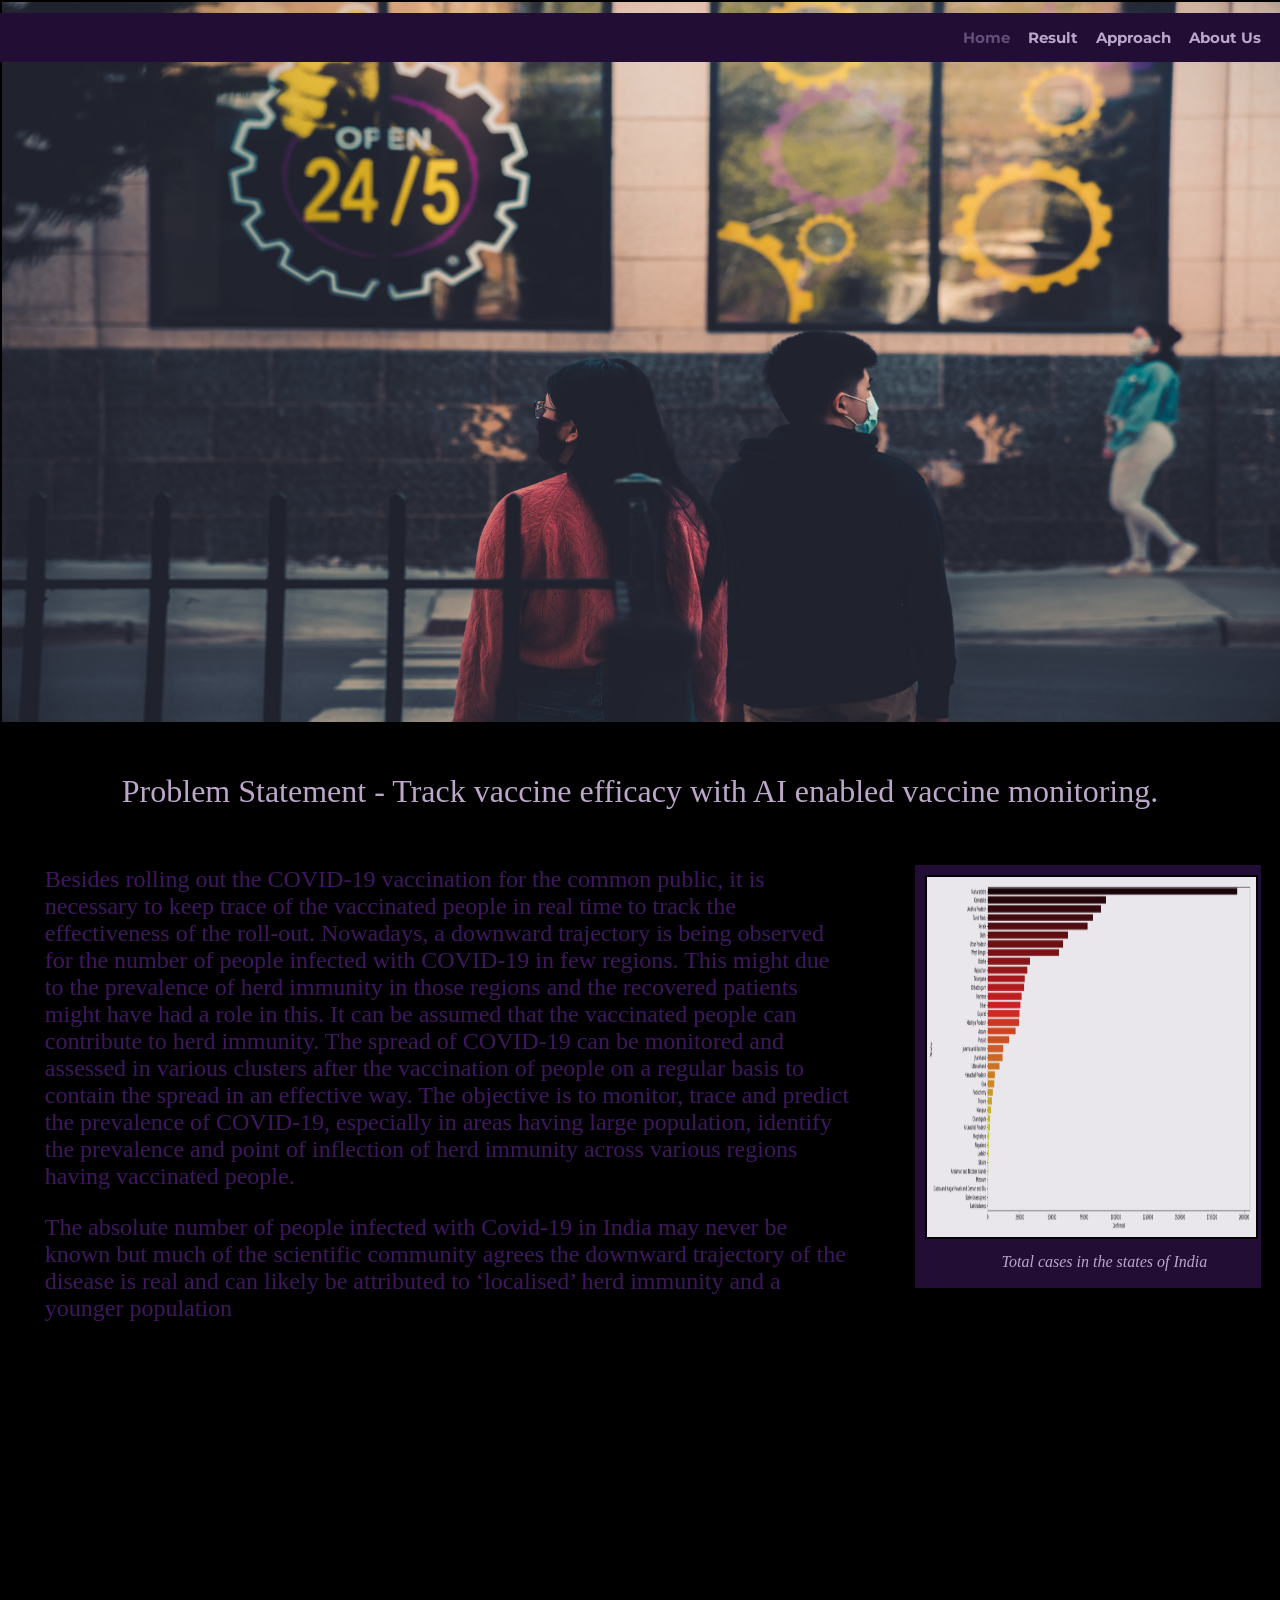
<file: Dashboard/index.html>
<!DOCTYPE html>
<html lang="en">
<head>
    <meta charset="UTF-8">
    <meta name="viewport" content="width=device-width, initial-scale=1.0">
    <title>Dashboard</title>
    <link rel="stylesheet" href="style.css">
    
</head>
<body>    
    <div>
        <div>
        <nav id="nav">
            <div class="container" >
            <div>
                <a class = "home" href="index.html">Home</a>
                    <a href="result.html">Result</a>
                    <a href="approach.html">Approach</a>
                    <a href="about.html">About Us</a>
            </div>
            </div>
        </nav>
        </div>
        <div>
            <div>
                <div>
                    <img src = "pics/unsplash.jpg" style="width: 100vw; height: 80vh; align-items: center; justify-content: center; margin: 0%; ">
                </div>
            <div>
                <p style = "color: rgb(188, 166, 202); text-align: center;font-size: 2rem; padding-top: 1%; align-items: center; font-family:Georgia, 'Times New Roman', Times, serif;">Problem Statement - Track vaccine efficacy with AI enabled vaccine monitoring.</p>
            </div>
            <div class = "col more">
                <div class = "r1">
                    <div style="margin-left: 5%; margin-top: 1%;">
                
                            <p style = "color:rgb(63, 23, 95); font-size: 1.5rem; text-align: left; margin-right: 5%;">Besides rolling out the COVID-19 vaccination for the common public, it is necessary to keep trace of the vaccinated people in real time to track the effectiveness of the roll-out. Nowadays, a downward trajectory is being observed for the number of people infected with COVID-19 in few regions. This might due to the prevalence of herd immunity in those regions and the recovered patients might have had a role in this. 
                                It can be assumed that the vaccinated people can contribute to herd immunity. The spread of COVID-19 can be monitored and assessed in various clusters after the vaccination of people on a regular basis to contain the spread in an effective way.
                                The objective is to monitor, trace and predict the prevalence of COVID-19, especially in areas having large population, identify the prevalence and point of inflection of herd immunity across various regions having vaccinated people.</p>
                                <p style = "color:rgb(63, 23, 95); font-size: 1.5rem; text-align: left; margin-right: 5%;">The absolute number of people infected with Covid-19 in India may never be known but much of the scientific community agrees the downward trajectory of the disease is real and can likely be attributed to ‘localised’ herd immunity and a younger population</p>
                                             
                
                    </div>
                </div>
            </div>
            <div class = "col less">
                <div class = "r" style="margin: 6% 5% 5% 5%; background-color:  rgb(34, 14, 53);"> 
                      <img src="pics/Overall_cases.png" style=" width: 95%; height: 40vh; opacity: 90%; ">
                      <par style="text-align: center; color: rgb(188, 166, 202); align-items: center; margin-left: 25%;"><i>Total cases in the states of India</i></par>
                </div>
            </div>
            </div>
        </div>
    </div>
</body>
</html>
</file>
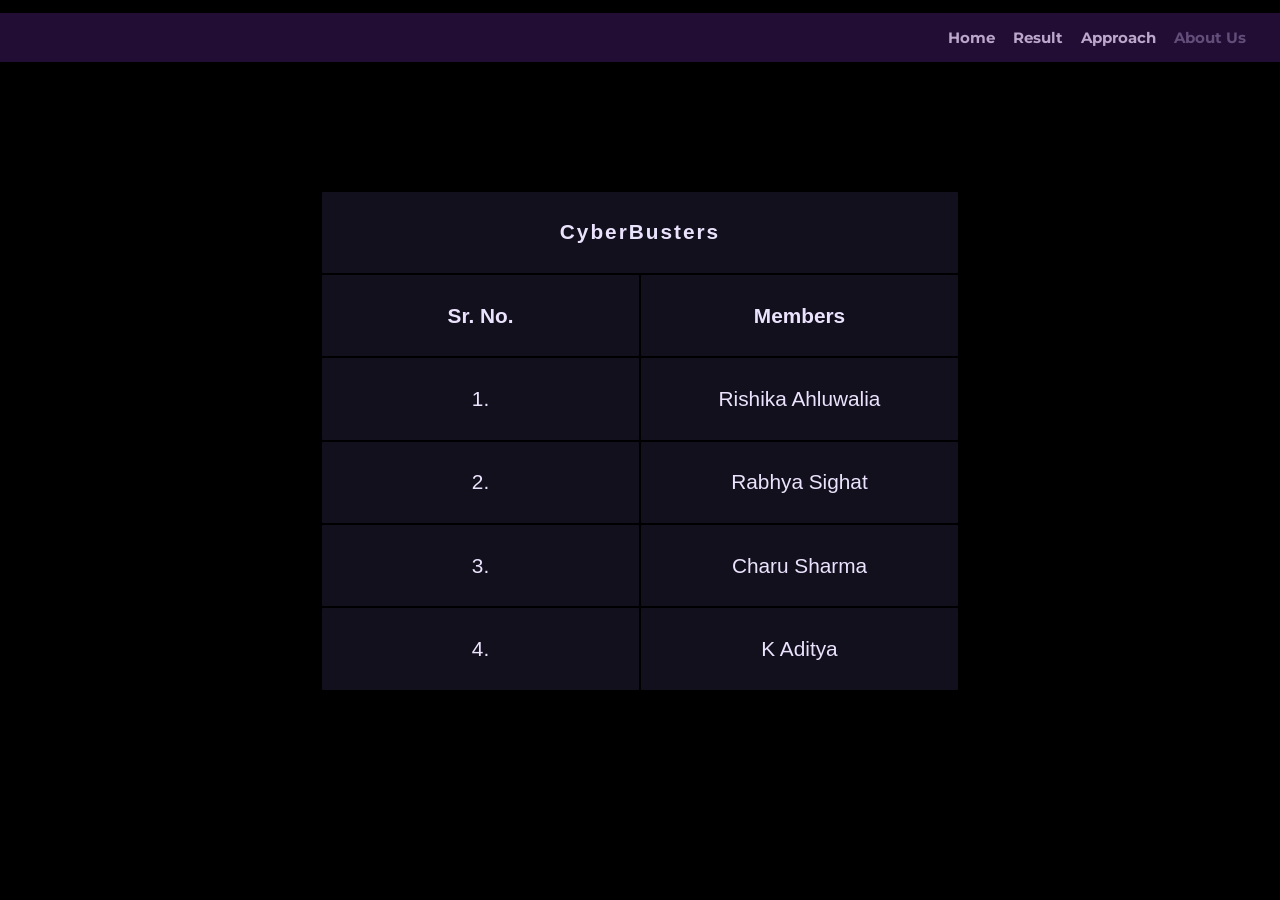
<file: Dashboard/about.html>
<!DOCTYPE html>
<html lang="en">
<head>
    <meta charset="UTF-8">
    <meta name="viewport" content="width=device-width, initial-scale=1.0">
    <title>Dashboard</title>
    <link rel="stylesheet" href="about.css">
</head>
<body>
    <div>
        <nav id="nav">
            <div class="container">
            <div>
                <a href="index.html">Home</a>
                <a href="result.html">Result</a>
                <a href="approach.html">Approach</a>
                <a class = "home" href="about.html">About Us</a>
            </div>
            </div>
        </nav>
    </div>
        <div>
        <!-- <p style="color: rgb(72, 30, 121); text-align: center; align-items:center; justify-content: center;font-size:  2rem; ">CyberBusters</p> -->
        </div>
    <table class="center">
        <tr>
            <th colspan="2" style="letter-spacing: 2px; font-family: 'Lucida Sans', sans-serif;">CyberBusters</th>
        </tr>
        <tr>
            <th> Sr. No.</th>
            <th>Members</th>

        </tr>
        <tr>
            <td>1.</td>
            <td>Rishika Ahluwalia</td>
        </tr>
        <tr>
            <td>2.</td>
            <td>Rabhya Sighat</td>
        </tr>
        <tr>
            <td>3.</td>
            <td>Charu Sharma</td>
        </tr>
        <tr>
            <td>4.</td>
            <td>K Aditya</td>
        </tr>
    </table>
    <!-- <p style="color: rgb(50, 20, 78); float: right; font-size: large;">-CyberBusters</p> -->
</body>
</html>
</file>
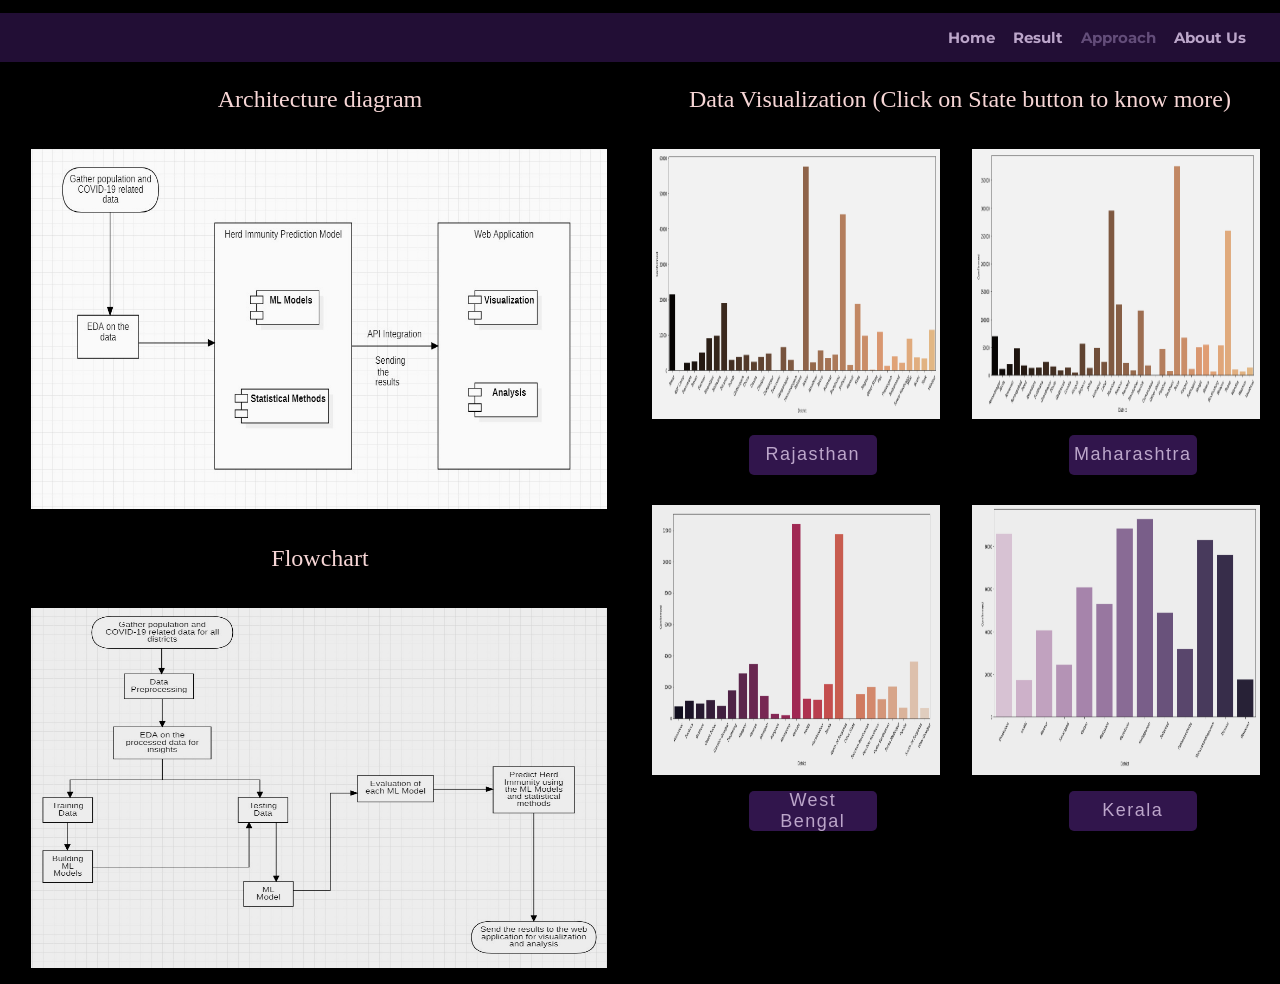
<file: Dashboard/approach.html>
<!DOCTYPE html>
<html lang="en">
<head>
    <meta charset="UTF-8">
    <meta name="viewport" content="width=device-width, initial-scale=1.0">
    <title>Dashboard</title>
    <link rel="stylesheet" href="approach.css">
</head>
<body>
    <div>
        <div>
        <nav id="nav">
            <div class="container">
            <div>
                <a href="index.html">Home</a>
                <a href="result.html">Result</a>
                <a class = "home"  href="approach.html">Approach</a>
                <a href="about.html">About Us</a>
            </div>
            </div>
        </nav>
        </div>
        <section>
        <div>
            <div class = "col">
                <div class = "r1">
                    <p style = "color:rgb(247, 214, 214); text-align: center;font-size: 1.5rem;">Architecture diagram</p>
                    <div class="flow"> <img src="pics/architectural.jpeg" style="height: 40vh; width: 45vw; opacity: 98%;"></div>
                </div>
                <!-- <hr style="width: 90%; outline-style: dotted;"> -->
                <div class = "r2"  >
                    <br>
                    <br>
                    <p style = "color:rgb(247, 214, 214); text-align: center;font-size: 1.5rem;">Flowchart
                   
                    </p>
                    <div class="flow"> <img src="pics/flowchart.jpeg" style="height: 40vh; width: 45vw;opacity: 93%;"></div>
                    
                </div>
            </div>
            <div class = "col">
                <div class = "r3"> 
                    <p style = "color:rgb(247, 214, 214); text-align: center; font-size: 1.5rem;">Data Visualization (Click on State button to know more)</p>
                    <!-- <p style = "color:rgb(121, 9, 9); text-align: center; font-size: 1rem;">Rajasthan - Jaipur</p> -->
                    <!-- <div class = "x1" >
                        <img src="pics/Rajasthan.png" style="height:40vh; width:95%; justify-content: center;margin-left: 20px;">
                    </div>
                    <div class = "x2" >
                        
                    </div>
                    <div class = "x3">
                        
                    </div> -->
                    <div class="outer">
                        <div class= "inner">
                            <div class = "card1">
                            <img src="pics/Rajasthan.png" style="height: 30vh; width: 90%;opacity: 95%">
                            <form class="form" method="get" action="jaipur.html">
                            <button class="buttons" onclick="get()">Rajasthan</button>
                            </form>
                            </div>
                            <div class = "card1">
                                <form class="form" method="get" action="maharashtra.html">
                            <img src="pics/Maharashtra.png" style="height: 30vh; width: 90%;opacity: 95%">
                            <button class="buttons">Maharashtra</button>
                            </form>
                            </div>
                        </div><br>
                        <div class= "inner1">
                            <div class = "card1">
                             <form class="form" method="get" action="westbengal.html">
                            <img src="pics/West Bengal.png" style="height: 30vh; width: 90%;opacity: 93%">
                            <button class="buttons"> West Bengal</button>
                            </form>
                            </div>
                            <div class = "card1">
                            <form class="form" method="get" action="kerala.html">
                            <img src="pics/Kerala.png" style="height: 30vh; width: 90%;opacity: 93%">
                            <button class="buttons">Kerala</button>
                            </form>
                            </div>
                        </div>
                    </div>
                        

                </div>
            </div>
        </div>
        </section>
    </div>
</body>
</html>
</file>
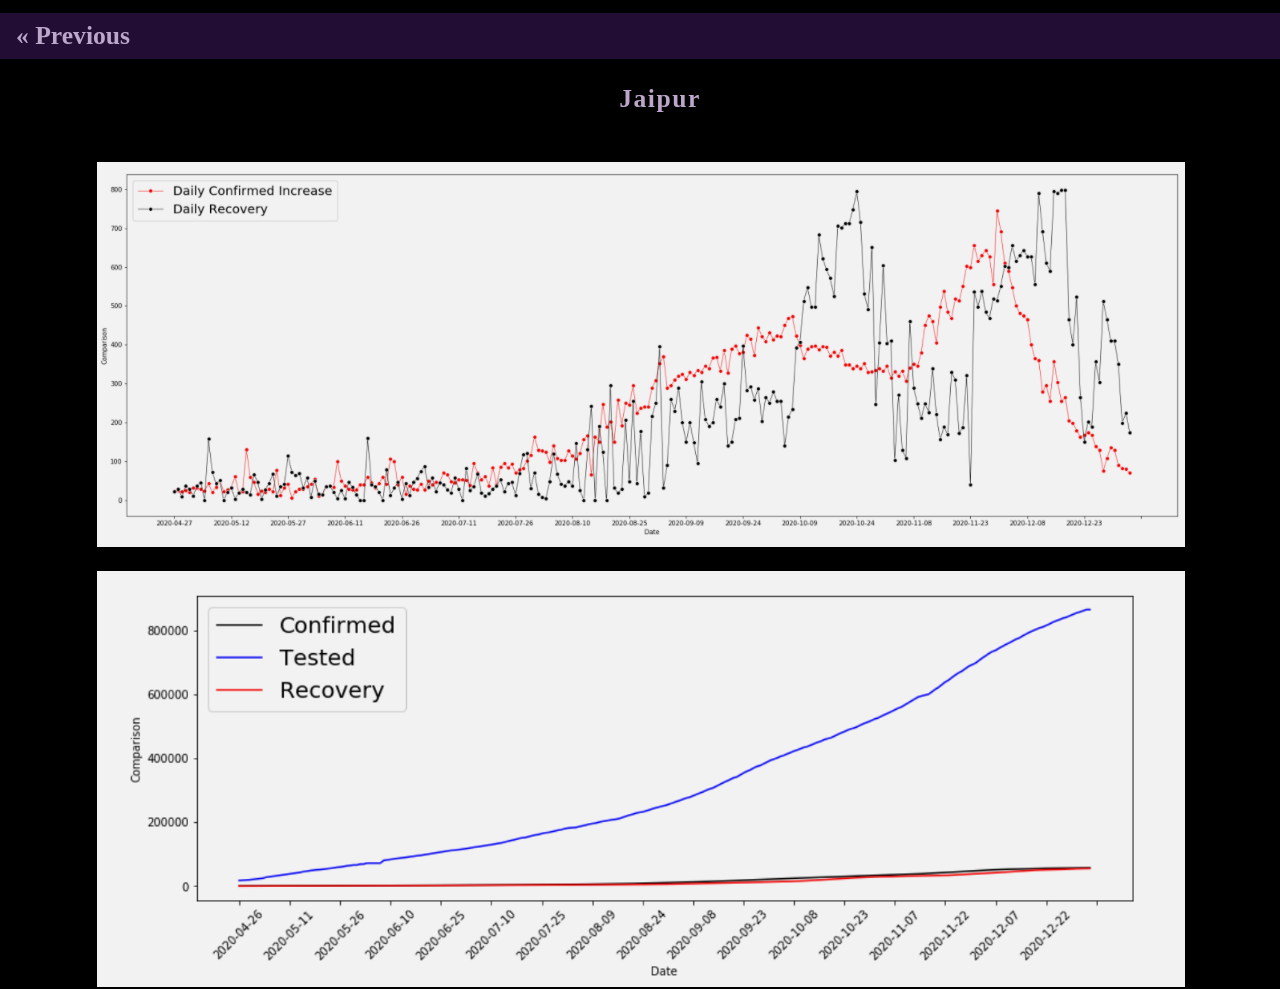
<file: Dashboard/jaipur.html>
<!DOCTYPE html>
<html lang="en">
<head>
    <meta charset="UTF-8">
    <meta name="viewport" content="width=device-width, initial-scale=1.0">
    <title>Jaipur stats</title>
    <link rel="stylesheet" href="jaipur.css">
    
</head>
<body>
    <nav style="background-color: rgb(34, 14, 53); margin-top: 1%;">
    <a href="approach.html" class="previous" style="font-size: 1.6rem; font-weight: bold;color: rgb(188, 166, 202);">&laquo; Previous</a>
    </nav>
    <div>
        <p style="font-size: 1.6rem; text-align: center; font-weight: bolder; letter-spacing: 1.5px;color: rgb(188, 166, 202);">Jaipur</p>
        <img src="pics/Jaipur_1.png " style="width: 85%; height: 40%;opacity: 95%">
    <img src="pics/jaipur.png" style="width: 85%; height: 40%;opacity: 95%">

        
    </div>

</body>
</html>
</file>
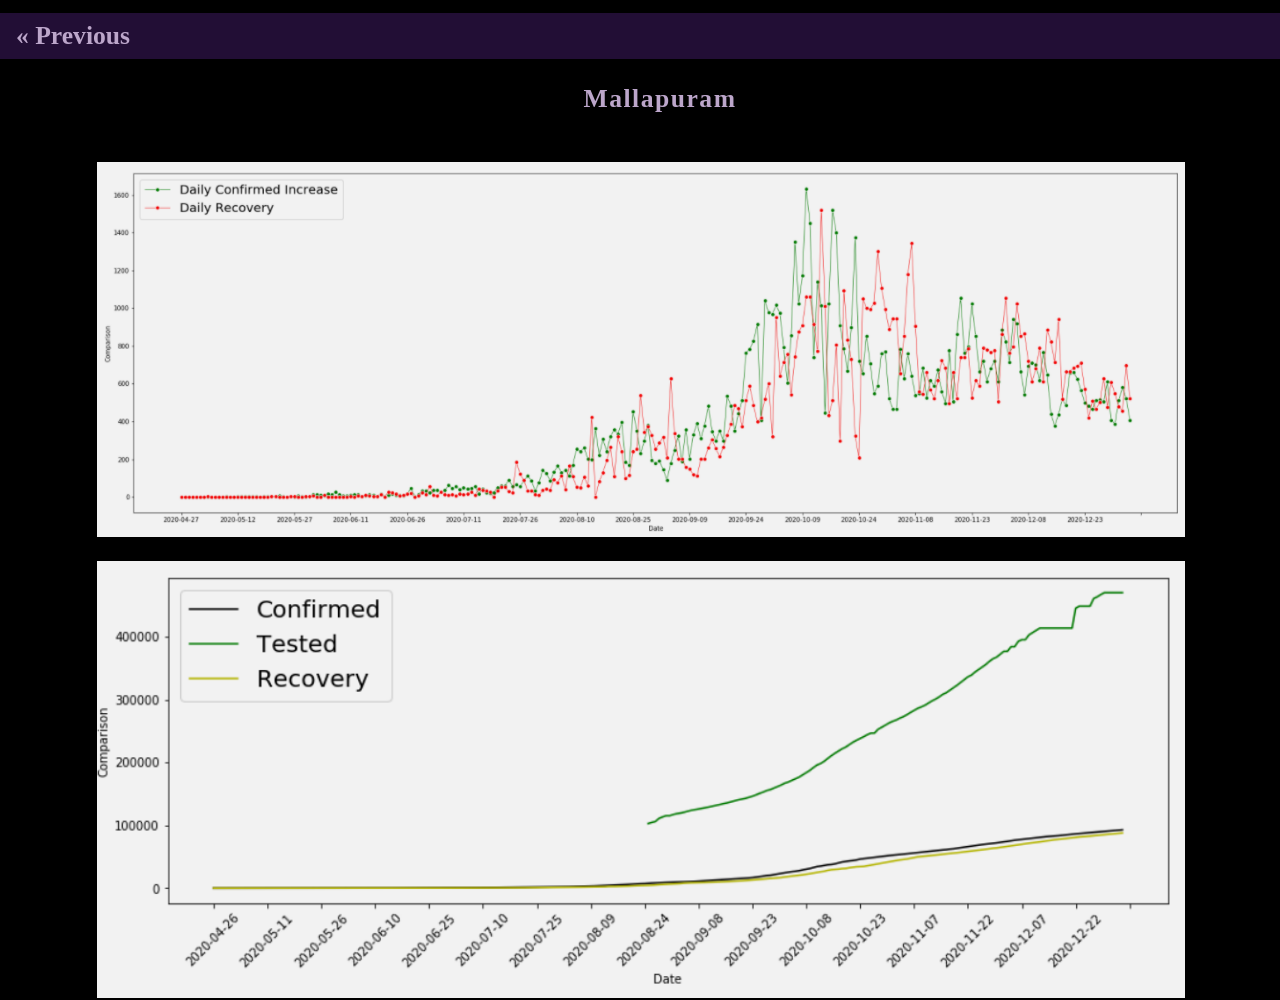
<file: Dashboard/kerala.html>
<!DOCTYPE html>
<html lang="en">
<head>
    <meta charset="UTF-8">
    <meta name="viewport" content="width=device-width, initial-scale=1.0">
    <title>Mallapuram stats</title>
    <link rel="stylesheet" href="kerala.css">
    
</head>
<body>
    <nav style="background-color: rgb(34, 14, 53); margin-top: 1%;">
    <a href="approach.html" class="previous" style="font-size: 1.6rem; font-weight: bold;color: rgb(188, 166, 202);">&laquo; Previous</a>
    </nav>
    <div>
        <p style="font-size: 1.6rem; text-align: center; font-weight: bolder; letter-spacing: 1.5px;color: rgb(188, 166, 202);">Mallapuram</p>
        <img src="pics/Mallapuram_kerala_1.png" style="width: 85%; height: 40%;opacity: 95%">
        <img src="pics/Mallapuram_kerala.png" style="width: 85%; height: 40%;opacity: 95%">
    

        
    </div>

</body>
</html>
</file>
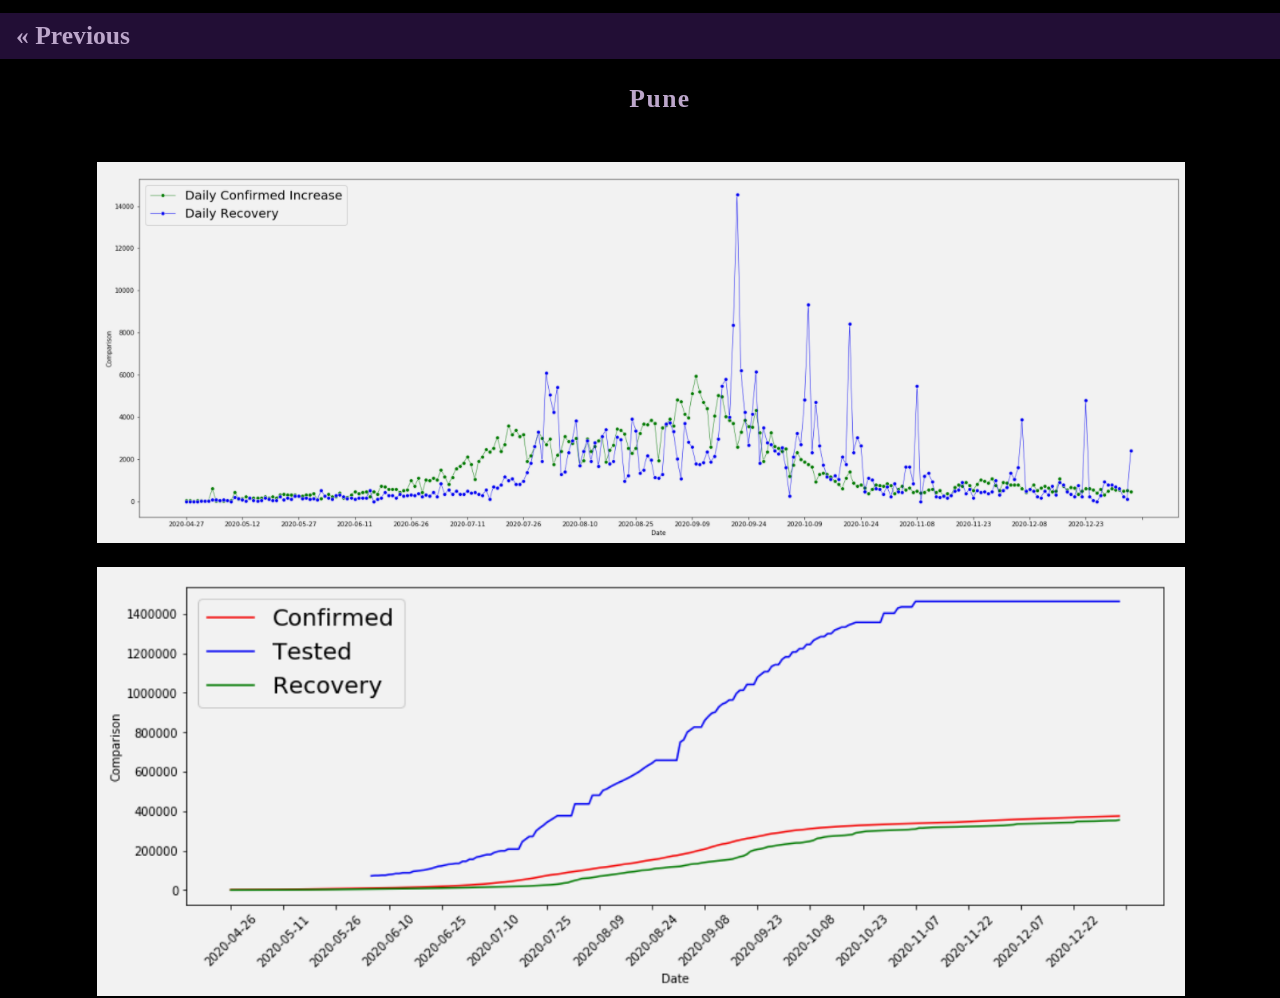
<file: Dashboard/maharashtra.html>
<!DOCTYPE html>
<html lang="en">
<head>
    <meta charset="UTF-8">
    <meta name="viewport" content="width=device-width, initial-scale=1.0">
    <title>Pune stats</title>
    <link rel="stylesheet" href="maharashtra.css">
    
</head>
<body>
    <nav style="background-color: rgb(34, 14, 53); margin-top: 1%;">
    <a href="approach.html" class="previous" style="font-size: 1.6rem; font-weight: bold;color: rgb(188, 166, 202);">&laquo; Previous</a>
    </nav>
    <div>
        <p style="font-size: 1.6rem; text-align: center; font-weight: bolder; letter-spacing: 1.5px;color: rgb(188, 166, 202);">Pune</p>
        <img src="pics/Pune_1.png" style="width: 85%; height: 40%;opacity: 95%">
        <img src="pics/Pune.png" style="width: 85%; height: 40%;opacity: 95%">
    

        
    </div>

</body>
</html>
</file>
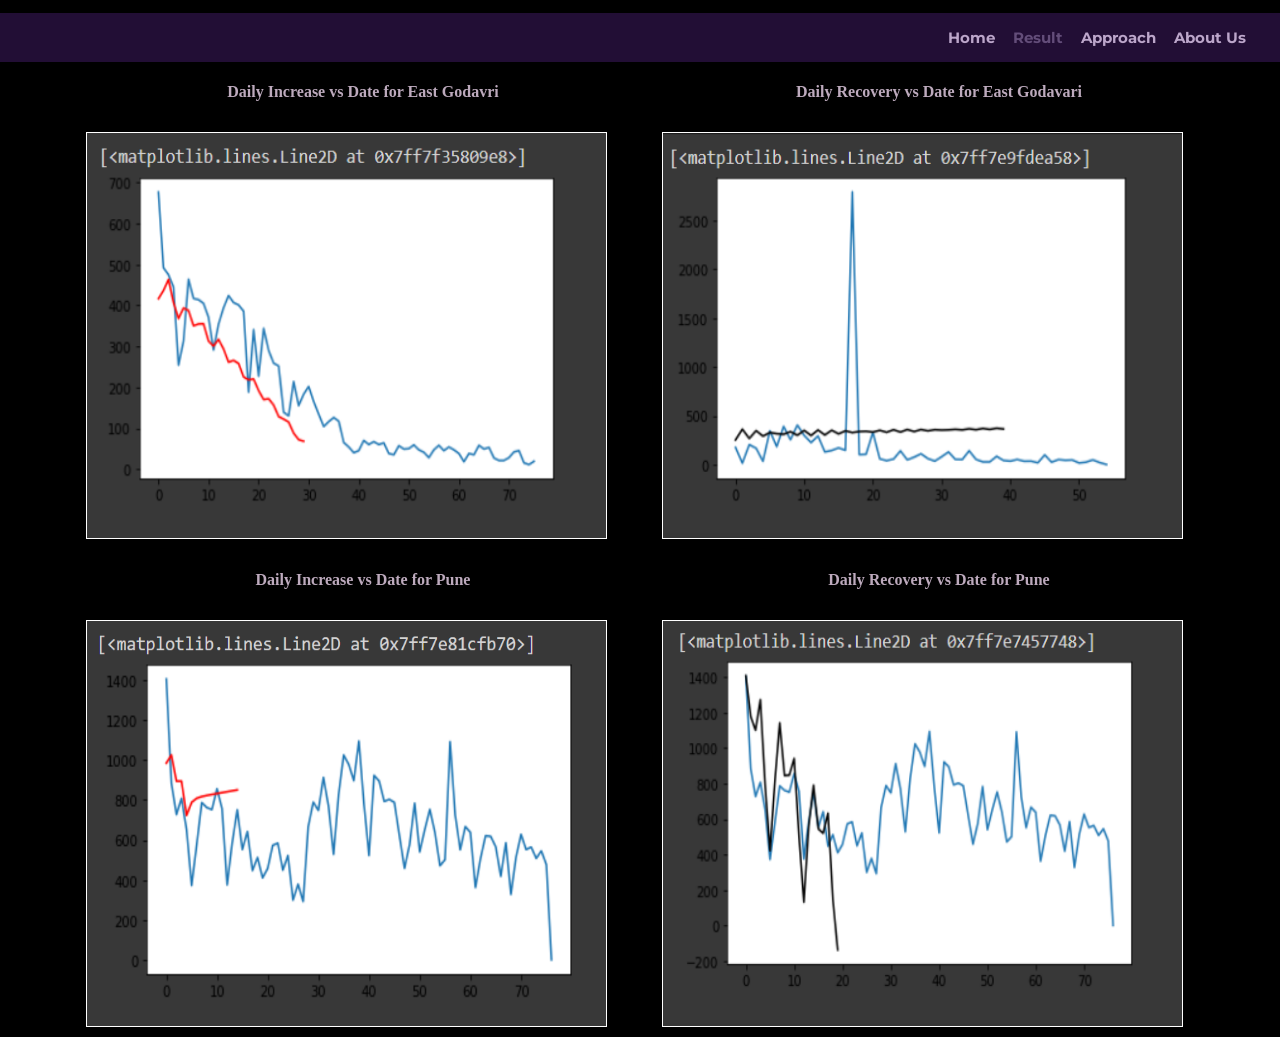
<file: Dashboard/result.html>
<!DOCTYPE html>
<html lang="en">
<head>
    <meta charset="UTF-8">
    <meta name="viewport" content="width=device-width, initial-scale=1.0">
    <title>Dashboard</title>
    <link rel="stylesheet" href="result.css">
</head>
<body>
    <div class="row1">
        <nav id="nav">
            <div class="container">
            <div>
                <a  href="index.html">Home</a>
                <a class = "home" href="result.html">Result</a>
                <a href="approach.html">Approach</a>
                <a href="about.html">About Us</a>
            </div>
            </div>
        </nav>
    </div>
    <div class="row2">
        <div class="outer">
            <div class= "inner">
                <div class = "card1">
                <h4>Daily Increase vs Date for East Godavri</h4>
                <img src="pics/output_east_godavari(daily-increase_vs_dates).png" style="height: 45vh; width: 90%;">
                
                </div>
                <div class = "card1">
                    <h4>Daily Recovery vs Date for East Godavari</h4>
                <img src="pics/output_east_godavari(daily-recovery_vs_date).png" style="height: 45vh; width: 90%;">
               
                </div>
            </div><br>
            <div class= "inner1">
                <div class = "card1">
                    <h4>Daily Increase vs Date for Pune</h4>
                    <img src="pics/output_pune(daily_increase_vs_date).png" style="height: 45vh; width: 90%;">
                    
                </div>
                <div class = "card1">
                    <h4>Daily Recovery vs Date for Pune</h4>
                <img src="pics/output_pune(daily-recovery_vs_date).png" style="height: 45vh; width: 90%;">
               
                   
                
                </div>
            </div>
        </div>
            

    </div>
</body>
</html>
</file>
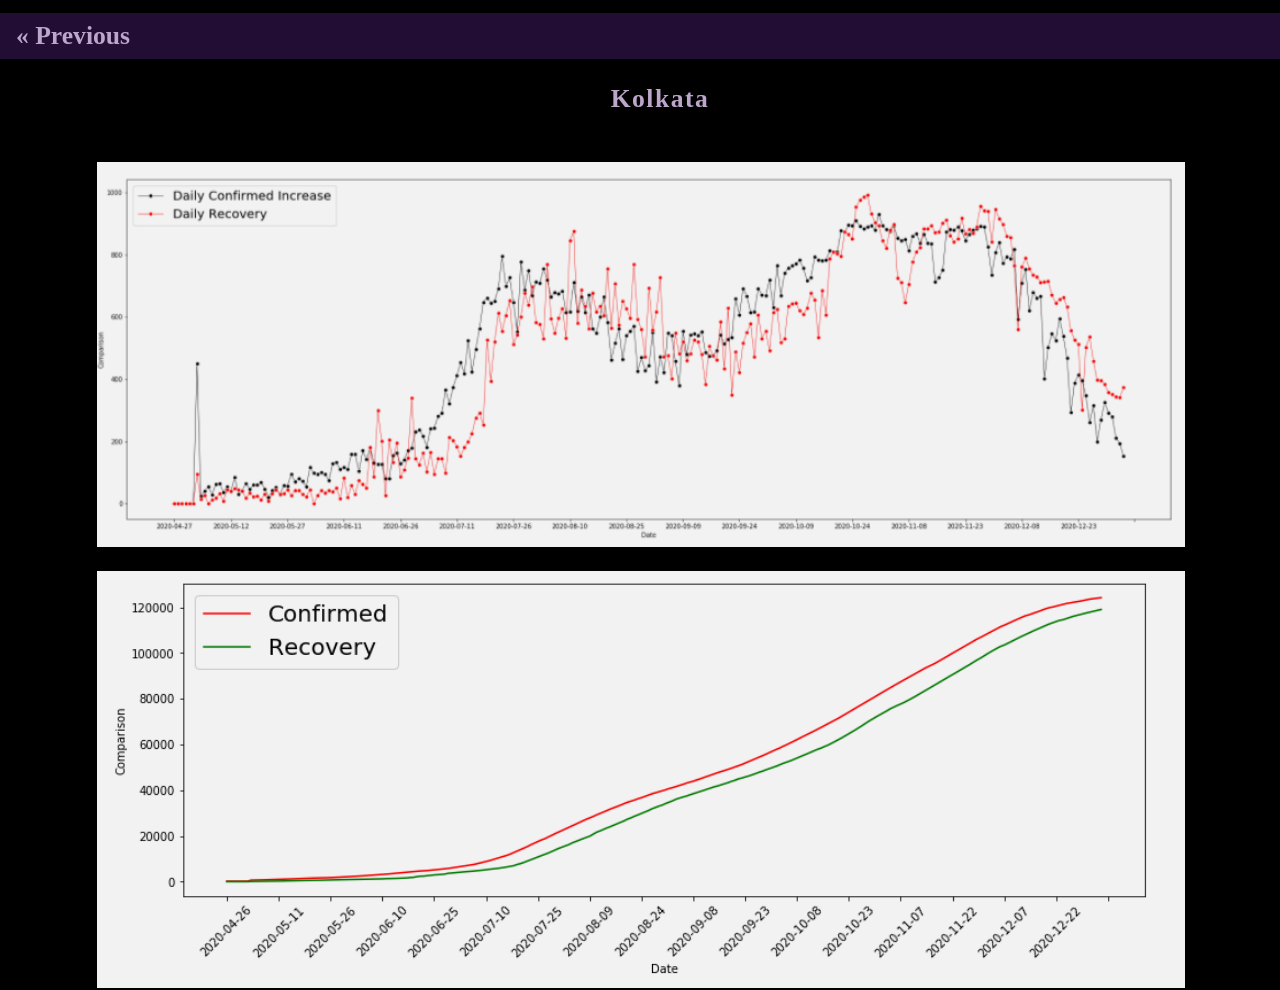
<file: Dashboard/westbengal.html>
<!DOCTYPE html>
<html lang="en">
<head>
    <meta charset="UTF-8">
    <meta name="viewport" content="width=device-width, initial-scale=1.0">
    <title>Kolkata stats</title>
    <link rel="stylesheet" href="jaipur.css">
    
</head>
<body>
    <nav style="background-color: rgb(34, 14, 53); margin-top: 1%;">
    <a href="approach.html" class="previous" style="font-size: 1.6rem; font-weight: bold;color: rgb(188, 166, 202);">&laquo; Previous</a>
    </nav>
    <div>
        <p style="font-size: 1.6rem; text-align: center; font-weight: bolder; letter-spacing: 1.5px;color: rgb(188, 166, 202);">Kolkata</p>
        <img src="pics/Kolkata_1.png" style="width: 85%; height: 40%;opacity: 95%">
        <img src="pics/Kolkata.png" style="width: 85%; height: 40%;opacity: 95%">
    

        
    </div>

</body>
</html>
</file>
<file: Dashboard/style.css>
@import url('https://fonts.googleapis.com/css2?family=Montserrat:wght@300&display=swap');


html{
    box-sizing: border-box;
}
body{
    background-color: black;
    margin: 0;
    overflow: scroll;
    overflow-x: hidden ;
}
/* .row1{
    height: 10%;
    width: 100%;
}
.row2{
    height: 90%;
    width: 100%;
    flex-direction: row;
} */
nav {
    font-family: 'Montserrat', sans-serif;
    /* text-align: center; */
    /* float: right; */
    background-color: rgb(34, 14, 53);

    margin-top: 1%;
    color: bisque;
    width: 100%;
    padding: 15px 10px 15px 5px;
    text-align: right;
    align-items: center;
    position: fixed;

  }
  a {
    font-weight: bold;
    font-size: 1.2rem;
    
    margin-right: 14px;
      font-size: 15px;
      text-align: right;
      border-bottom: 0px solid transparent;
      color: rgb(188, 166, 202);
      
      text-decoration: none;
      margin-right: 14px;
  }
  .container{
    margin-right: 10px;
  }
  a:hover,
  a:focus {
    color: rgb(91, 156, 22);
  }

  .home{
    color: rgba(226, 200, 255, 0.342);
  }
  .home:hover{
    color: rgba(226, 200, 255, 0.342);
  }
  .headings{
    text-align: center;
  }
  .col{
    /* width:50%; */
    flex-flow: column;
    display: flex;
    float: left;
  }
  .col.more{
    width: 70%;
    height: 90vh;
  }
  .col.less{
    width: 30%;
    height: 90vh;
  }
  .row{
  content: "";
  display: table;
  clear: both;
  }
  .r1{
    height:100%;
  }
  .r{
    height:47vh;
  }

  .outer{
    /* display: block; */
    /* text-align: center; */
    margin-right: 20px;
    /* background-color: darkgoldenrod; */
    width: 50vw;
    /* float: right; */
  }
  img{
    margin: 10px 10px 10px 10px ;
    border: solid black 2px;
    /* display: flex; */
    /* float: left; */
  }
  .inner{
    display: flex;
  }
</file>
<file: Dashboard/about.css>
@import url('https://fonts.googleapis.com/css2?family=Montserrat:wght@300&display=swap');


html{
    box-sizing: border-box;
}
body{
    background-color: black;
    margin: 0;
    overflow: hidden;
}
.row1{
    /* height: 10%; */
    width: 100%;
}
.row2{
    height: 90%;
    width: 100%;
}
nav {
  /* margin-top: 3%; */
    /* margin-top: 10px; */
    font-family: 'Montserrat', sans-serif;
    /* text-align: center; */
    float: right;
    background-color: rgb(34, 14, 53);
    margin-top: 1%;
    width: 100%;
    padding: 15px 10px 15px 5px;
    text-align: right;
    align-items: center;

  }
  a {
    font-weight: bold;
    font-size: 1.2rem;
      text-align: right;
      border-bottom: 0px solid transparent;
      color: rgb(188, 166, 202);
      margin-right: 14px;
      font-size: 15px;
      text-decoration: none;
  }
  a:hover,
  a:focus {
    color: rgb(91, 156, 22);
  }

  .home{
    color: rgba(226, 200, 255, 0.342);
  }
  .home:hover{
    color: rgba(226, 200, 255, 0.342);
  }
  .container{
    margin-right: 10px;
  }


table,
th,
td {
    font-family: 'Arial', cursive;
    align-items: center;
    text-align: center;
    /* flex-flow: column; */
    /* justify-content: center; */
    font-size: 1.3rem;
    border-radius: 1px;
    width: 50%;
    background-color: rgba(47, 40, 70, 0.418);
}

th,
td {
    padding: 15px;
    width: 30%;
    color: rgb(235, 227, 253);
}
table{
  /* padding: 10%; */
  /* margin-top: 20%; */
  height: 70vh;
}
table.center {
    margin-left: auto;
    margin-right: auto;
    padding-top: 10%;
    background-color: black;
    
}
</file>
<file: Dashboard/approach.css>
@import url('https://fonts.googleapis.com/css2?family=Montserrat:wght@300&display=swap');


html{
    box-sizing: border-box;
}
body{
    background-color: black;
    margin: 0;
    overflow: scroll;
    overflow-x: hidden ;
}
/* .row1{
    height: 10%;
    width: 100%;
}
.row2{
    height: 90%;
    width: 100%;
    flex-direction: row;
} */
nav {
    font-family: 'Montserrat', sans-serif;
    /* text-align: center; */
    float: right;
    background-color: rgb(34, 14, 53);
    margin-top: 1%;
    color: bisque;
    width: 100%;
    padding: 15px 10px 15px 5px;
    text-align: right;
    align-items: center;

  }
  a {
    font-weight: bold;
    font-size: 1.2rem;
    
    margin-right: 14px;
      font-size: 15px;
      text-align: right;
      border-bottom: 0px solid transparent;
      color: rgb(188, 166, 202);
      
      text-decoration: none;
      margin-right: 14px;
  }
  .container{
    margin-right: 10px;
  }
  a:hover,
  a:focus {
    color: rgb(91, 156, 22);
  }

  .home{
    color: rgba(226, 200, 255, 0.342);
  }
  .home:hover{
    color: rgba(226, 200, 255, 0.342);
  }
  .headings{
    text-align: center;
  }
  .col{
    width:50%;
    flex-flow: column;
    display: flex;
    float: left;
  }
  .row{
  content: "";
  display: table;
  clear: both;
  }
  .r1{
    height:47vh;
  }
  .r2{
    height:47vh;
    
  }
  .r3{
    height:90vh;
  }
  .x1{
    height: 40vh;
    margin:2% 2% 2% 2%;

  }
  .outer{
    /* display: block; */
    /* text-align: center; */
    margin-right: 20px;
    /* background-color: darkgoldenrod; */
    width: 50vw;
    /* float: right; */
  }
  img{
    margin: 10px 10px 10px 10px ;
    border: solid black 2px;
    /* display: flex; */
    /* float: left; */
  }
  .inner{
    display: flex;
  }
  .inner1{
    display: flex;
  }
  .card1{
    /* display: flex; */
    float: left;
    /* width: 90%; */
    flex: 50%;
    /* flex-flow: column; */
    /* justify-content: center; */
    /* flex-f; */
  }
  .buttons{
    height:2.5rem;
    width:8rem;
    align-items: center;
    justify-content: center;
    display: flex;
    margin-left: 34%;
    letter-spacing: 1.5px;
    font-size: large;
    font-style: normal;
    border-radius: 5px;
    outline: none;
    border: 1px solid transparent;
    background-color: rgba(53, 23, 82, 0.938);
    color: rgb(188, 166, 202);
  }
  .buttons:hover{
    background-color: rgba(82, 38, 122, 0.938);
    color:rgb(255, 255, 255);
  }
  .buttons:active{
    transform: translate(0, 0.3rem);
    
  }
.flow{
  
  width: ;
  display: block;
  margin-left: 3%;
  margin-right: 3%;
  margin-bottom: 8%;
  margin-top: 0;
  
 
}
</file>
<file: Dashboard/jaipur.css>
a {

    text-decoration: none;
    display: inline-block;
    padding: 8px 16px;
    color:  rgb(43, 6, 46);
  }
  
 a:hover{
    /* background-color: #ddd; */
    color:black;
  }

div{
    /* display: block; */
    margin: 20px 20px 20px 20px;
    width: 100vw;
    height: 80%;
    align-items: center;
    
}
img{ float: inline-start;
    align-items: center;
    margin-left: 75px;
    margin-top: 20px;
    border: 2px solid black;
}

h1{
    text-align: center;
    color: rgb(32, 8, 51);
}
body{
    background-color: rgb(0, 0, 0);
    overflow-x: hidden;
    margin: 0;
}
</file>
<file: Dashboard/kerala.css>
a {

    text-decoration: none;
    display: inline-block;
    padding: 8px 16px;
    color:  rgb(43, 6, 46);
  }
  
 a:hover{
    /* background-color: #ddd; */
    color:black;
  }

div{
    /* display: block; */
    margin: 20px 20px 20px 20px;
    width: 100vw;
    height: 80%;
    align-items: center;
    
}
img{ float: inline-start;
    align-items: center;
    margin-left: 75px;
    margin-top: 20px;
    border: 2px solid black;
}

h1{
    text-align: center;
    color: rgb(32, 8, 51);
}
body{
    background-color: rgb(0, 0, 0);
    overflow-x: hidden;
    margin: 0;
}
</file>
<file: Dashboard/maharashtra.css>
a {

    text-decoration: none;
    display: inline-block;
    padding: 8px 16px;
    color:  rgb(43, 6, 46);
  }
  
 a:hover{
    /* background-color: #ddd; */
    color:black;
  }

div{
    /* display: block; */
    margin: 20px 20px 20px 20px;
    width: 100vw;
    height: 80%;
    align-items: center;
    
}
img{ float: inline-start;
    align-items: center;
    margin-left: 75px;
    margin-top: 20px;
    border: 2px solid black;
}

h1{
    text-align: center;
    color: rgb(32, 8, 51);
}
body{
    background-color: rgb(0, 0, 0);
    overflow-x: hidden;
    margin: 0;
}
</file>
<file: Dashboard/result.css>
@import url('https://fonts.googleapis.com/css2?family=Montserrat:wght@300&display=swap');


html{
    box-sizing: border-box;
}
body{
    background-color: black;
    margin: 0;
    /* overflow: hidden; */
    overflow-x: hidden;
    overflow-y: scroll;
}
.row1{
    /* height: 10%; */
    width: 100%;
}
.row2{
    height: 90%;
    width: 100%;
}
nav {
    font-family: 'Montserrat', sans-serif;
    /* text-align: center; */
    float: right;
    background-color: rgb(34, 14, 53);
    margin-top: 1%;
    color: bisque;
    width: 100%;
    padding: 15px 10px 15px 5px;
    text-align: right;
    align-items: center;

  }
  a {
    font-weight: bold;
    font-size: 1.2rem;
      text-align: right;
      border-bottom: 0px solid transparent;
      color: rgb(188, 166, 202);
      
      text-decoration: none;
      margin-right: 14px;

      font-size: 15px;
  }
  a:hover,
  a:focus {
    color: rgb(91, 156, 22);
  }
  .container{
    margin-right: 10px;
  }

  .home{
    color: rgba(226, 200, 255, 0.342);
  }
  .home:hover{
    color: rgba(226, 200, 255, 0.342);
  }
  .outer{
    display:block; 
    text-align: center; 
    margin-right: 20px;
    
     width: 100vw;
     
   }
  img{
    align-items: center;
    margin: 10px 10px 10px 10px ;
    /* border: solid white 2px;  */
    display: flex;
    width: 45vw;
    margin-left:15%;
    border: solid white 1px;
    
     
     
    }  
    h4{
      color: rgba(206, 185, 206, 0.918);
      text-align: center;
      margin-left:150px;
      
    }
  
    /* .inner{
      margin-left: 25% ;
      margin-top: 10%;
  } */
  /* .inner1{
    display: flex;
  } */ 
   .card1{
    display: flex;
    float: left;
    width: 45%; 
    flex: 100%;
    flex-flow: column; 
    justify-content: center; 
    
    
  }
</file>
